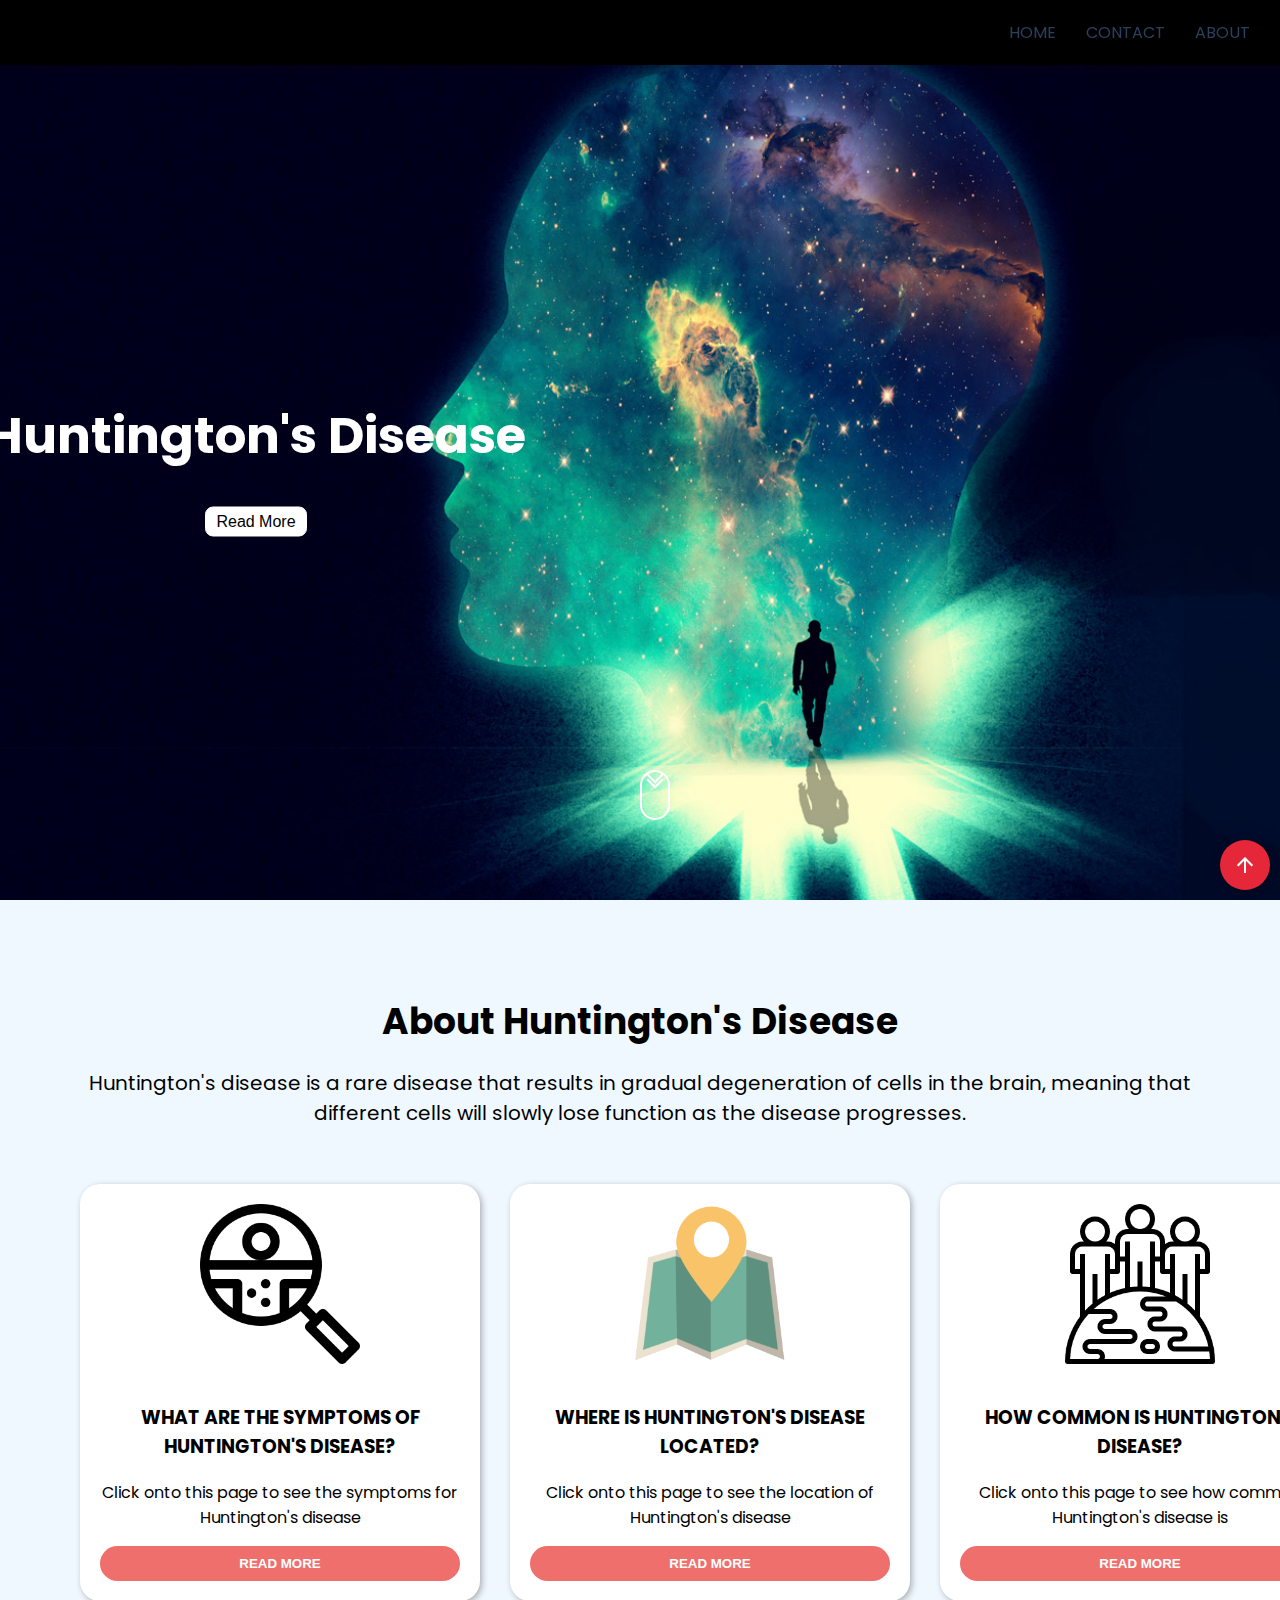
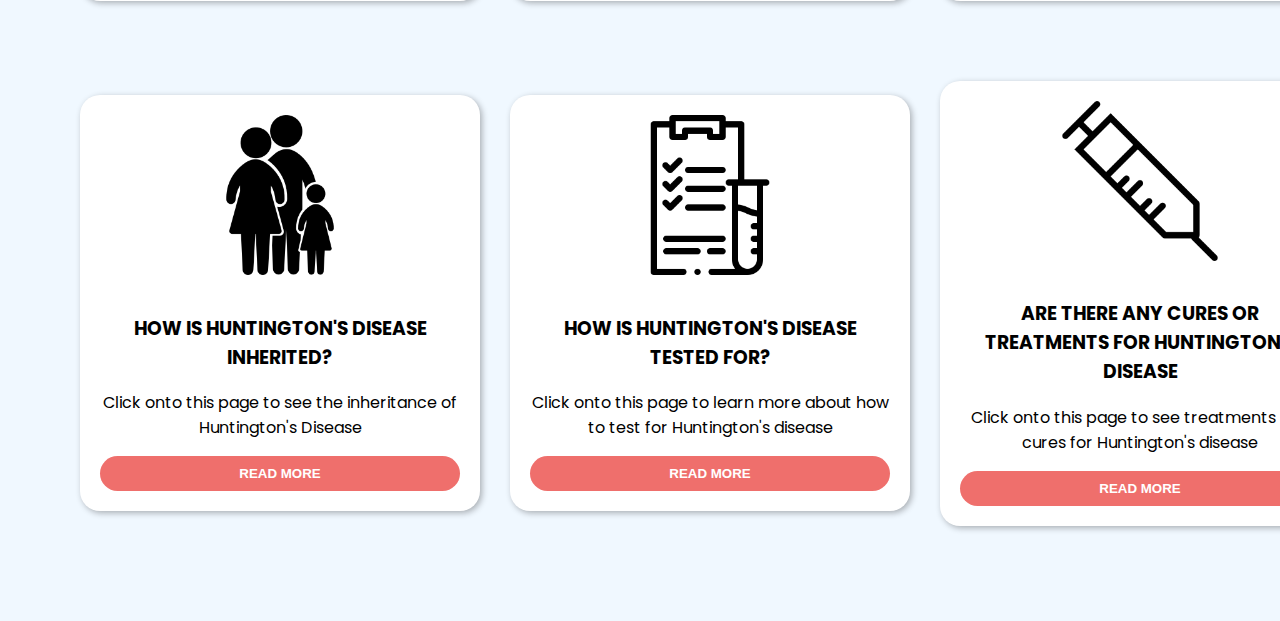
<file: index.html>
<!<!DOCTYPE html>
<html>
<!--linear-gradient(rgba(0, 0, 0, 0.5), rgba(0, 0, 0, 0.5))-->
  <head>
    <link rel="stylesheet" href="Huntington'sDiseaseHomePage.css">
    <meta charset="utf-8">
    <meta name="description" content="This is a website about Tourette's Syndrome">
    <link href="https://fonts.googleapis.com/icon?family=Material+Icons" rel="stylesheet">
    <link href="https://fonts.googleapis.com/css2?family=Poppins&display=swap" rel="stylesheet">
    <title>All About Huntington's Disease</title>
  </head>
  <body>
    <!--Navigation Bar-->
    <header id="header">
      <p><a class="logo" href="https://www.haileybury.com.au/" target="_blank">Haileybury</a></p>
      <ul>
        <li><a href="Huntington'sDiseaseHomePage.html">Home</a></li>
        <li><a href="Huntington'sDiseaseContactPage.html">Contact</a></li>
        <li><a href="Huntington'sDiseaseAboutPage.html">About</a></li>
    </header>

    <button id="btnScrollToTop">
      <a href="#section1" style="color:#fff;">
        <i class="material-icons">arrow_upward</i>
      </a>
    </button>

    <!--Hero Image for Background-->
    <section class="section1" id="section1">
      <div class="contain">
        <a href='#section2'>
          <div class="scroll-down"></div>
        </a>
        <div class="hero-image" id="heroimage">
          <div class="hero-text">
            <h1>Huntington's Disease</h1>
            <button class="btn LearnMore"><a href="#section2" style="color:black; text-transform:capitalize;">Read More</a></button>
          </div>
        </div>
      </div>
    </section>

    <!--Different Cards to be Used to Show Info-->
    <section class="section2" id="section2">
      <div class="contain">
        <h1 class="HeadingAboutDisease">About Huntington's Disease</h1>
        <p class="ParagraphAboutDisease">Huntington's disease is a rare disease that results in gradual degeneration of cells in the brain, meaning that <br>different cells will slowly lose function as the disease progresses.</p>
      </div>
    </section>
    <section class="section3" id="section3">
      <div class="container">
        <main class="grid">
          <article>
            <a href="Huntington'sDiseaseSymptomsPage.html">
              <img src="4.png" alt="Symptoms">
            </a>
            <div class="text">
              <h3>What are the symptoms of Huntington's disease?</h3>
              <p>Click onto this page to see the symptoms for Huntington's disease</p>
              <a href="Huntington'sDiseaseSymptomsPage.html"><button class="ReadMoreSymptoms">Read More</button></a>
            </div>
          </article>
          <article>
            <a href="Huntington'sDiseaseLocationPage.html">
              <img src="5.png" alt="Location">
            </a>
            <div class="text">
              <h3>Where is Huntington's disease located?</h3>
              <p>Click onto this page to see the location of Huntington's disease</p>
              <a href="Huntington'sDiseaseLocationPage.html"><button class="ReadMoreSymptoms">Read More</button></a>
            </div>
          </article>
          <article>
            <a href="Huntington'sDiseaseCommonalityPage.html">
              <img src="1.png" alt="Commonality">
            </a>
            <div class="text">
              <h3>How common is Huntington's disease?</h3>
              <p>Click onto this page to see how common Huntington's disease is</p>
              <a href="Huntington'sDiseaseCommonalityPage.html"><button class="ReadMoreSymptoms">Read More</button></a>
            </div>
          </article>
        </main>
      </div>
    </section>

    <section class="section4" id="section">
      <div class="container">
        <main class="grid">
          <article>
            <a href="Huntington'sDiseaseInheritancePage.html">
              <img src="6.png" alt="Inheritance">
            </a>
            <div class="text">
              <h3>How is Huntington's disease inherited?</h3>
              <p>Click onto this page to see the inheritance of Huntington's Disease</p>
              <a href="Huntington'sDiseaseInheritancePage.html"><button class="ReadMoreSymptoms">Read More</button></a>
            </div>
          </article>
          <article>
            <a href="Huntington'sDiseaseTestingPage.html">
              <img src="3.png" alt="Testing">
            </a>
            <div class="text">
              <h3>How is Huntington's disease tested for?</h3>
              <p>Click onto this page to learn more about how to test for Huntington's disease</p>
              <a href="Huntington'sDiseaseTestingPage.html"><button class="ReadMoreSymptoms">Read More</button></a>
            </div>
          </article>
          <article>
            <a href="Huntington'sDiseaseTreatmentsCurePage.html">
              <img src="2.png" alt="TreatmentsCure">
            </a>
            <div class="text">
              <h3>Are there any cures or treatments for Huntington's disease</h3>
              <p>Click onto this page to see treatments and cures for Huntington's disease</p>
              <a href="Huntington'sDiseaseTreatmentsCurePage.html"><button class="ReadMoreSymptoms">Read More</button></a>
            </div>
          </article>
        </main>
      </div>
    </section>

    <script src=
      "https://ajax.googleapis.com/ajax/libs/jquery/3.3.1/jquery.min.js">
    </script>

<!-- Script to change opacity when scrolling the web page -->
    <script>
     $(document).ready(function(){
        $(window).scroll(function(){
          $('#section1').css("opacity", 1- $(window).scrollTop() / 700)
        })
      })
    </script>
  </body>
</file>
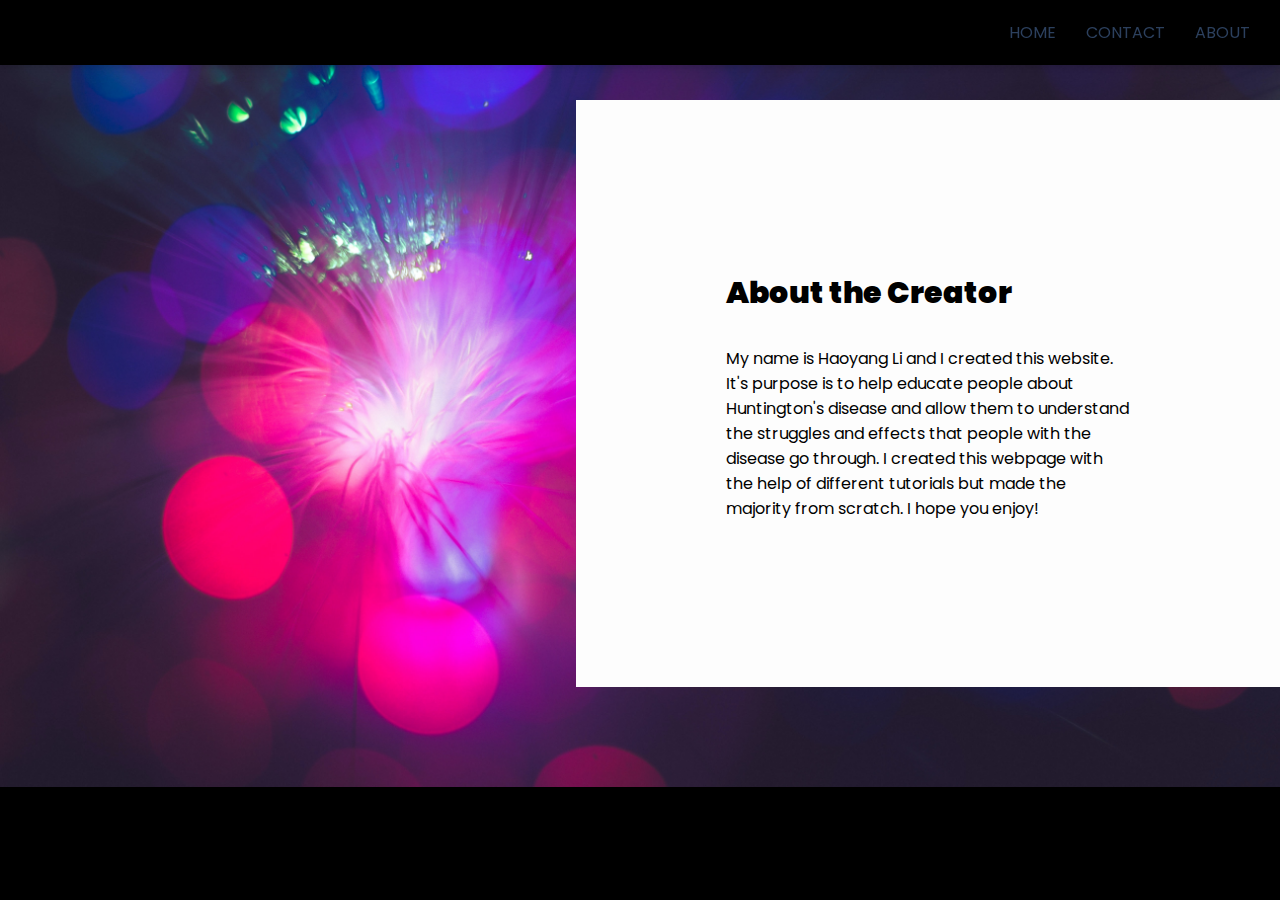
<file: Huntington'sDiseaseAboutPage.html>
<!<!DOCTYPE html>
<html>
<!--linear-gradient(rgba(0, 0, 0, 0.5), rgba(0, 0, 0, 0.5))-->
  <head>
    <link rel="stylesheet" href="Huntington'sDiseaseAboutPage.css">
    <meta charset="utf-8">
    <meta name="description" content="This is a website about Tourette's Syndrome">
    <link href="https://fonts.googleapis.com/css2?family=Poppins&display=swap" rel="stylesheet">
    <title>All About Huntington's Disease</title>
  </head>
  <body>
    <header id="header">
      <p><a class="logo" href="https://www.haileybury.com.au/" target="_blank">Haileybury</a></p>
      <ul>
        <li><a href="Huntington'sDiseaseHomePage.html">Home</a></li>
        <li><a href="Huntington'sDiseaseContactPage.html">Contact</a></li>
        <li><a href="Huntington'sDiseaseAboutPage.html">About</a></li>
    </header>
    <div class="about-section">
      <div class="inner-container">
        <h1>About the Creator</h1>
        <p>My name is Haoyang Li and I created this website. It's purpose is to help educate people about Huntington's disease and allow them to understand the struggles and effects that people with the disease go through. I created this webpage with the help of different tutorials but made the majority from scratch. I hope you enjoy!
        </p>
      </div>
    </div>
</file>
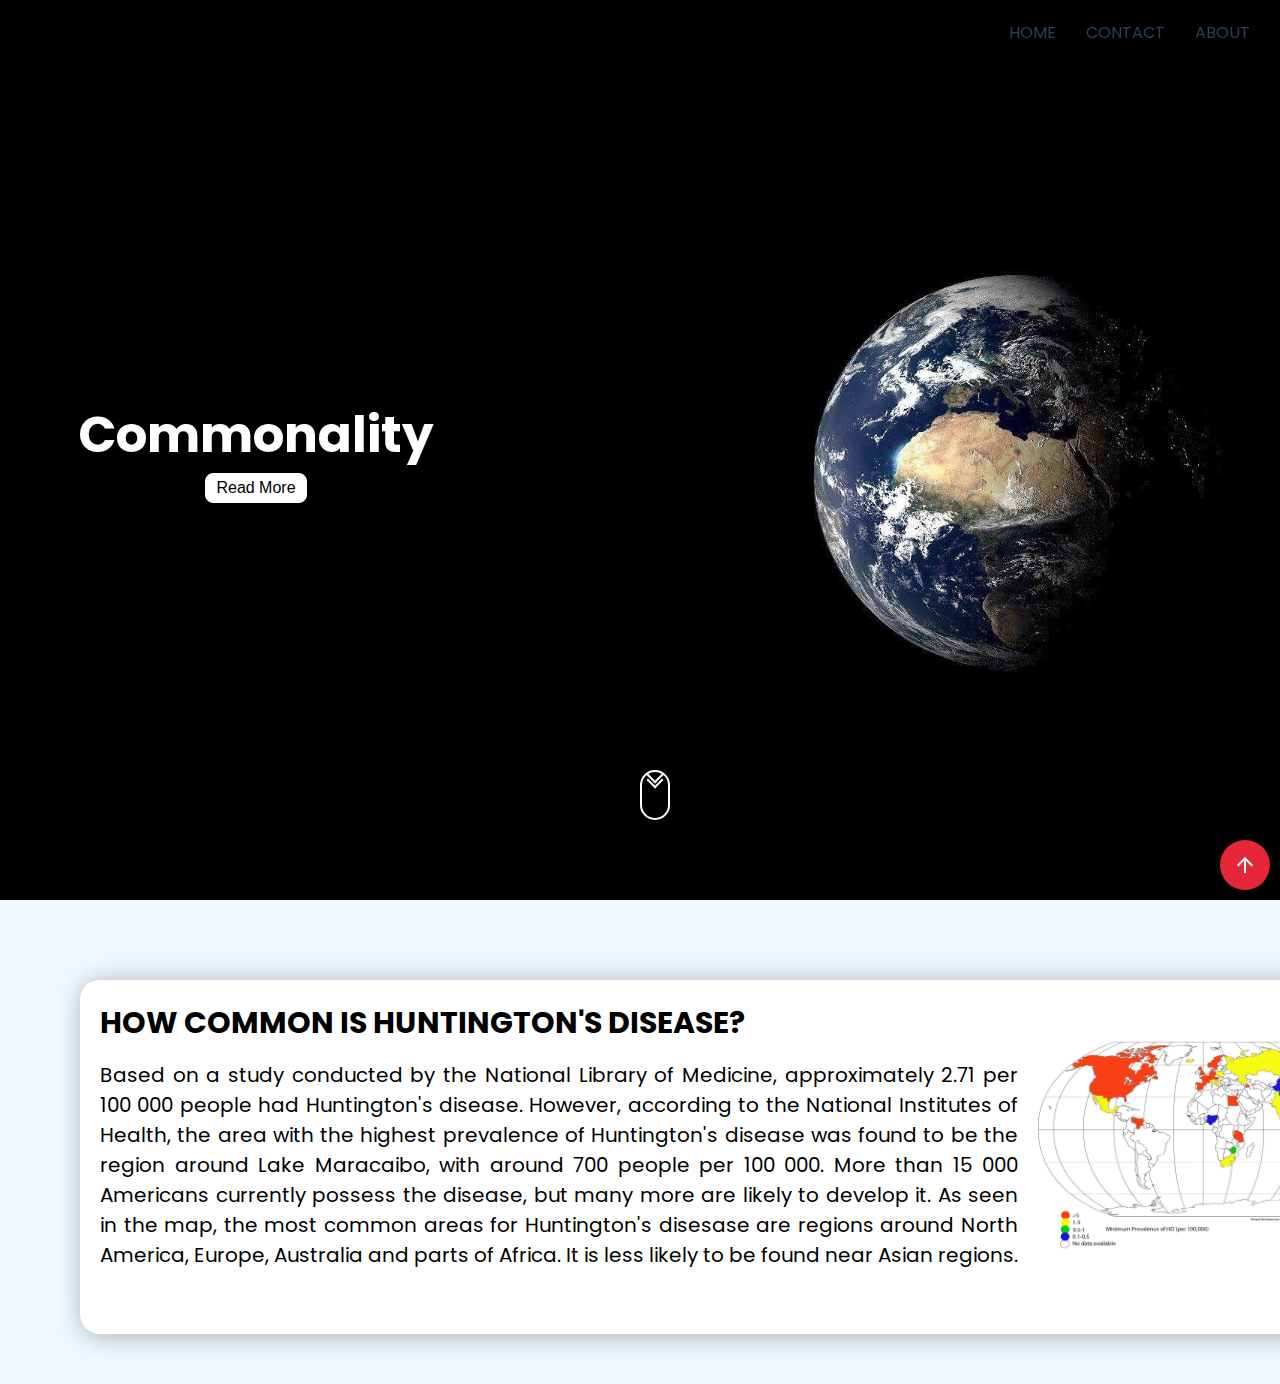
<file: Huntington'sDiseaseCommonalityPage.html>
<!<!DOCTYPE html>
<html>
<!--linear-gradient(rgba(0, 0, 0, 0.5), rgba(0, 0, 0, 0.5))-->
  <head>
    <link rel="stylesheet" href="Huntington'sDiseaseCommonalityPage.css">
    <meta charset="utf-8">
    <meta name="description" content="This is a website about Tourette's Syndrome">
    <link href="https://fonts.googleapis.com/icon?family=Material+Icons" rel="stylesheet">
    <link href="https://fonts.googleapis.com/css2?family=Poppins&display=swap" rel="stylesheet">
    <title>All About Huntington's Disease</title>
  </head>
  <body>
    <!--Navigation Bar-->
    <header id="header">
      <p><a class="logo" href="https://www.haileybury.com.au/" target="_blank">Haileybury</a></p>
      <ul>
        <li><a href="Huntington'sDiseaseHomePage.html">Home</a></li>
        <li><a href="Huntington'sDiseaseContactPage.html">Contact</a></li>
        <li><a href="Huntington'sDiseaseAboutPage.html">About</a></li>
    </header>

    <button id="btnScrollToTop">
      <a href="#section1" style="color:#fff;">
        <i class="material-icons">arrow_upward</i>
      </a>
    </button>
    <section class="section1" id="section1">
      <div class="contain">
        <a href='#section2'>
          <div class="scroll-down"></div>
        </a>
        <div class="hero-image" id="heroimage">
          <div class="hero-text">
            <h1>Commonality</h1>
            <button class="btn LearnMore"><a href="#section2" style="color:black; text-transform:capitalize;">Read More</a></button>
          </div>
        </div>
      </div>
    </section>

      <div class="container">
        <main class="grid">
          <article>
            <div class="text">
              <div class="Title">
                <section class="section2" id="section2">
                  <h1>How common is Huntington's disease?</h1>
                </section>
                <section class="section3" id="section3">
              </div>
              <div class="information">
                  <p><br><br>
                  <img src="HuntingtonsPrevalence.png" height="274" width="402" class="huntingtonsPrevalence">
                  Based on a study conducted by the National Library of Medicine, approximately 2.71 per 100 000 people had Huntington's disease.
                  However, according to the National Institutes of Health, the area with the highest prevalence of Huntington's disease was found to be the region around Lake Maracaibo, with around 700 people per 100 000.
                  More than 15 000 Americans currently possess the disease, but many more are likely to develop it. As seen in the map, the most common areas for Huntington's disesase are regions around North America, Europe, Australia and parts of Africa.
                  It is less likely to be found near Asian regions.</p>
                </div>
              </div>
            </article>
          </main>
        </div>
      </section>

      <script src=
        "https://ajax.googleapis.com/ajax/libs/jquery/3.3.1/jquery.min.js">
      </script>

  <!-- Script to change opacity when scrolling the web page -->
      <script>
       $(document).ready(function(){
          $(window).scroll(function(){
            $('#section1').css("opacity", 1- $(window).scrollTop() / 700)
          })
        })
      </script>
</file>
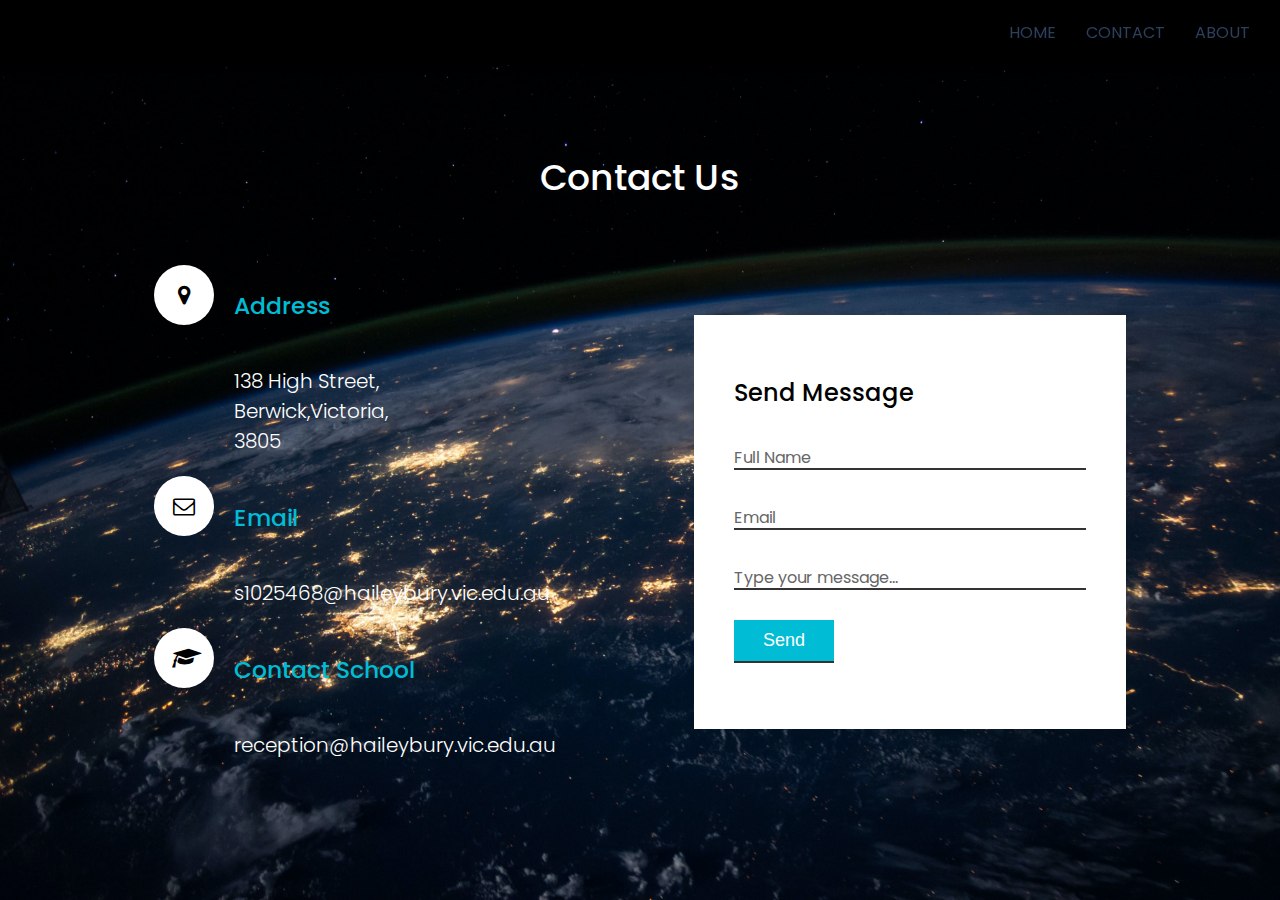
<file: Huntington'sDiseaseContactPage.html>
<!<!DOCTYPE html>
<html>
<!--linear-gradient(rgba(0, 0, 0, 0.5), rgba(0, 0, 0, 0.5))-->
  <head>
    <link rel="stylesheet" href="https://cdnjs.cloudflare.com/ajax/libs/font-awesome/4.7.0/css/font-awesome.min.css">
    <link rel="stylesheet" type="text/css" href="Huntington'sDiseaseContactPage.css">
    <meta charset="utf-8">
    <meta name="viewpoint" content="width=device-width, initial-scale=1.0">
    <link href="https://fonts.googleapis.com/css2?family=Poppins&display=swap" rel="stylesheet">
    <title>Huntington's Disease</title>
  </head>
  <body>
    <header id="header">
      <p><a class="logo" href="https://www.haileybury.com.au/" target="_blank">Haileybury</a></p>
      <ul>
        <li><a href="Huntington'sDiseaseHomePage.html">Home</a></li>
        <li><a href="Huntington'sDiseaseContactPage.html">Contact</a></li>
        <li><a href="Huntington'sDiseaseAboutPage.html">About</a></li>
    </header>
    <section class="contact">
      <div class="content">
        <h2>Contact Us</h2>
      </div>
      <div class="container">
        <div class="contactInfo">
          <div class="box">
            <div class="icon"><i class="fa fa-map-marker"></i></div>
            <div class="text">
              <h3>Address</h3>
              <p>138 High Street,<br>Berwick,Victoria,<br>3805</p>
            </div>
          </div>
          <div class="box">
            <div class="icon"><i class="fa fa-envelope-o"></i></div>
            <div class="text">
              <h3>Email</h3>
              <p>s1025468@haileybury.vic.edu.au</p>
            </div>
          </div>
          <div class="box">
            <div class="icon"><i class="fa-graduation-cap"></i></div>
            <div class="text">
              <h3>Contact School</h3>
              <p>reception@haileybury.vic.edu.au</p>
            </div>
          </div>
      </div>
        <div class="contactForm">
          <form>
            <h2>Send Message</h2>
            <div class="inputBox">
              <input type="text" name="" required="required">
              <span>Full Name</span>
            </div>
            <div class="inputBox">
              <input type="text" name="" required="required">
              <span>Email</span>
            </div>
            <div class="inputBox">
              <input type="text" name="" required="required">
              <span>Type your message...</span>
            </div>
            <div class="inputBox">
              <a href="mailto:s1025468@haileybury.vic.edu.au">
                <input type="submit" name="" value="Send">
              </a>
            </div>
          </div>
        </div>
    </section>
</file>
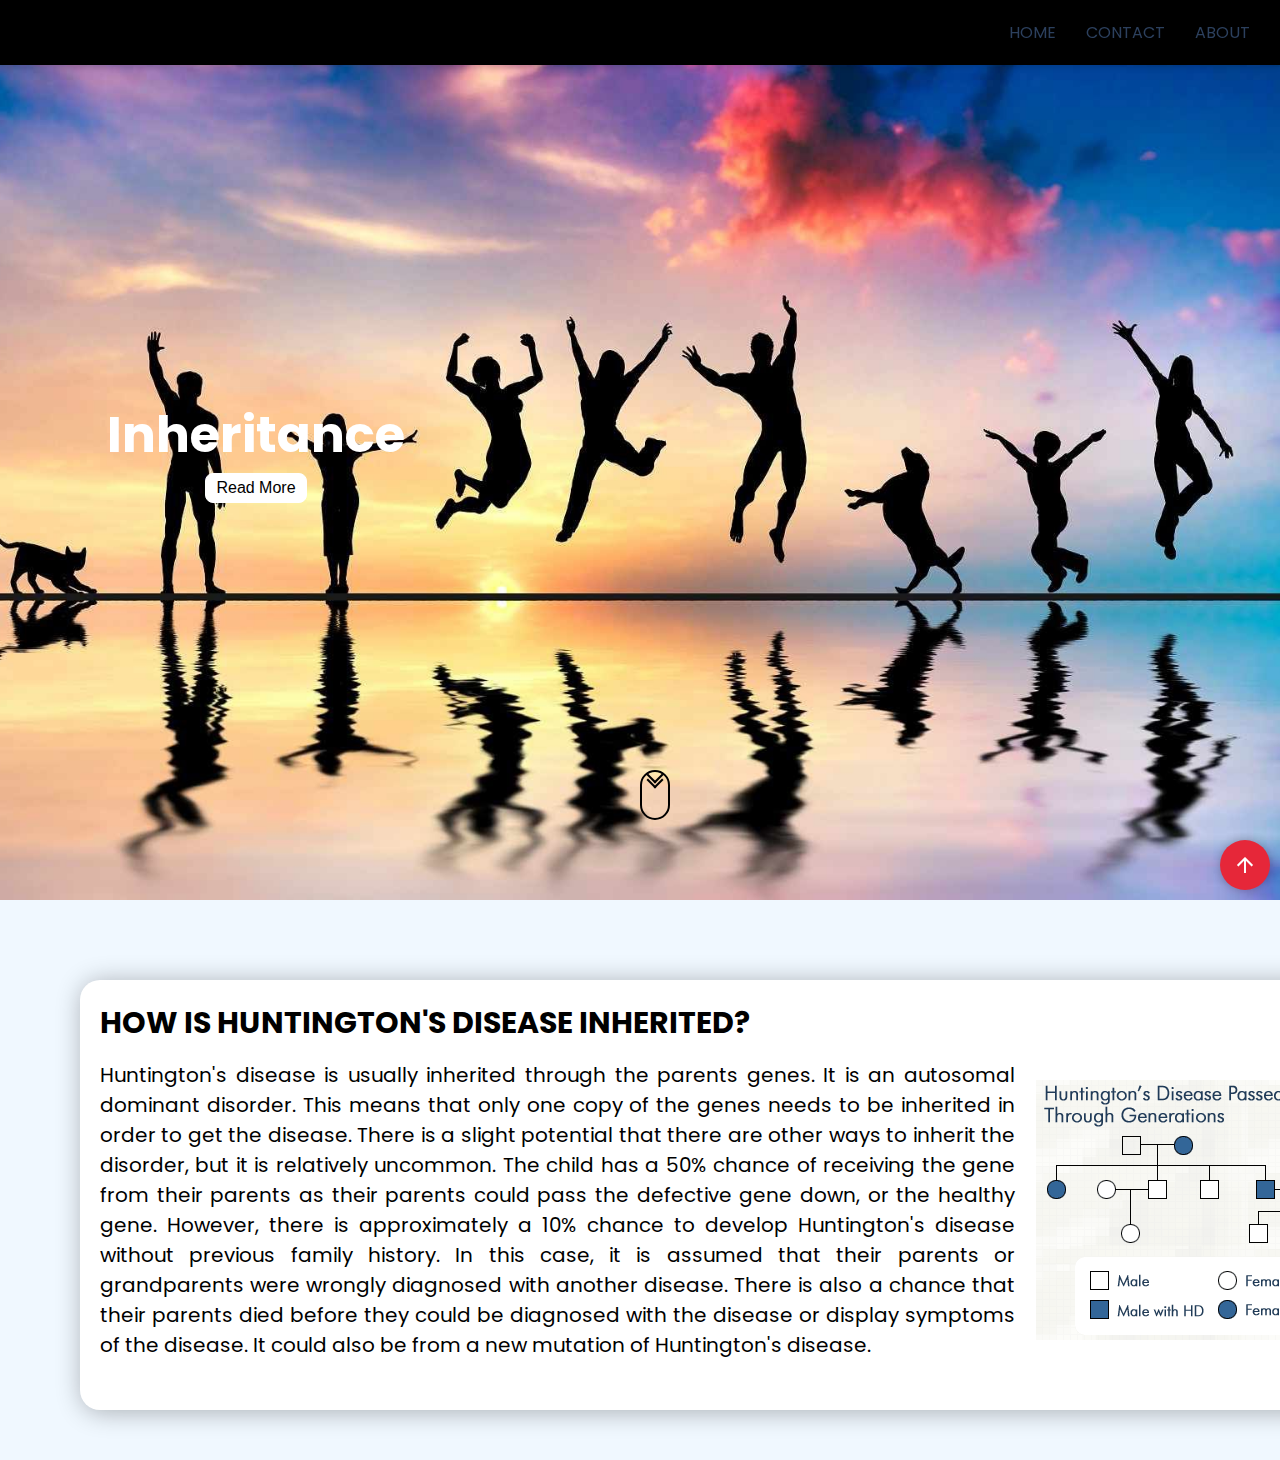
<file: Huntington'sDiseaseInheritancePage.html>
<!<!DOCTYPE html>
<html>
<!--linear-gradient(rgba(0, 0, 0, 0.5), rgba(0, 0, 0, 0.5))-->
  <head>
    <link rel="stylesheet" href="Huntington'sDiseaseInheritancePage.css">
    <meta charset="utf-8">
    <meta name="description" content="This is a website about Tourette's Syndrome">
    <link href="https://fonts.googleapis.com/icon?family=Material+Icons" rel="stylesheet">
    <link href="https://fonts.googleapis.com/css2?family=Poppins&display=swap" rel="stylesheet">
    <title>All About Huntington's Disease</title>
  </head>
  <body>
    <!--Navigation Bar-->
    <header id="header">
      <p><a class="logo" href="https://www.haileybury.com.au/" target="_blank">Haileybury</a></p>
      <ul>
        <li><a href="Huntington'sDiseaseHomePage.html">Home</a></li>
        <li><a href="Huntington'sDiseaseContactPage.html">Contact</a></li>
        <li><a href="Huntington'sDiseaseAboutPage.html">About</a></li>
    </header>

    <button id="btnScrollToTop">
      <a href="#section1" style="color:#fff;">
        <i class="material-icons">arrow_upward</i>
      </a>
    </button>
    <section class="section1" id="section1">
      <div class="contain">
        <a href='#section2'>
          <div class="scroll-down"></div>
        </a>
        <div class="hero-image" id="heroimage">
          <div class="hero-text">
            <h1>Inheritance</h1>
            <button class="btn LearnMore"><a href="#section2" style="color:black; text-transform:capitalize;">Read More</a></button>
          </div>
        </div>
      </div>
    </section>

    <div class="container">
      <main class="grid">
        <article>
          <div class="text">
            <div class="Title">
              <section class="section2" id="section2">
                <h1>How is Huntington's disease inherited?</h1>
              </section>
              <section class="section3" id="section3">
            </div>
            <div class="information">
                <p><br><br>
                <img src="HuntingtonsInheritanceChart.gif" class="huntingtonsInheritanceChart">
                Huntington's disease is usually inherited through the parents genes. It is an autosomal dominant disorder. This means that only one copy of the genes needs to be inherited in order to get the disease.
                There is a slight potential that there are other ways to inherit the disorder, but it is relatively uncommon. The child has a 50% chance of receiving the gene from their parents as their parents could pass the defective gene down, or the healthy gene.
                However, there is approximately a 10% chance to develop Huntington's disease without previous family history. In this case, it is assumed that their parents or grandparents were wrongly diagnosed with another disease.
                There is also a chance that their parents died before they could be diagnosed with the disease or display symptoms of the disease. It could also be from a new mutation of Huntington's disease.
                </p>
              </div>
            </div>
          </article>
        </main>
      </div>
    </section>
    
    <script src=
      "https://ajax.googleapis.com/ajax/libs/jquery/3.3.1/jquery.min.js">
    </script>

<!-- Script to change opacity when scrolling the web page -->
    <script>
     $(document).ready(function(){
        $(window).scroll(function(){
          $('#section1').css("opacity", 1- $(window).scrollTop() / 700)
        })
      })
    </script>
</file>
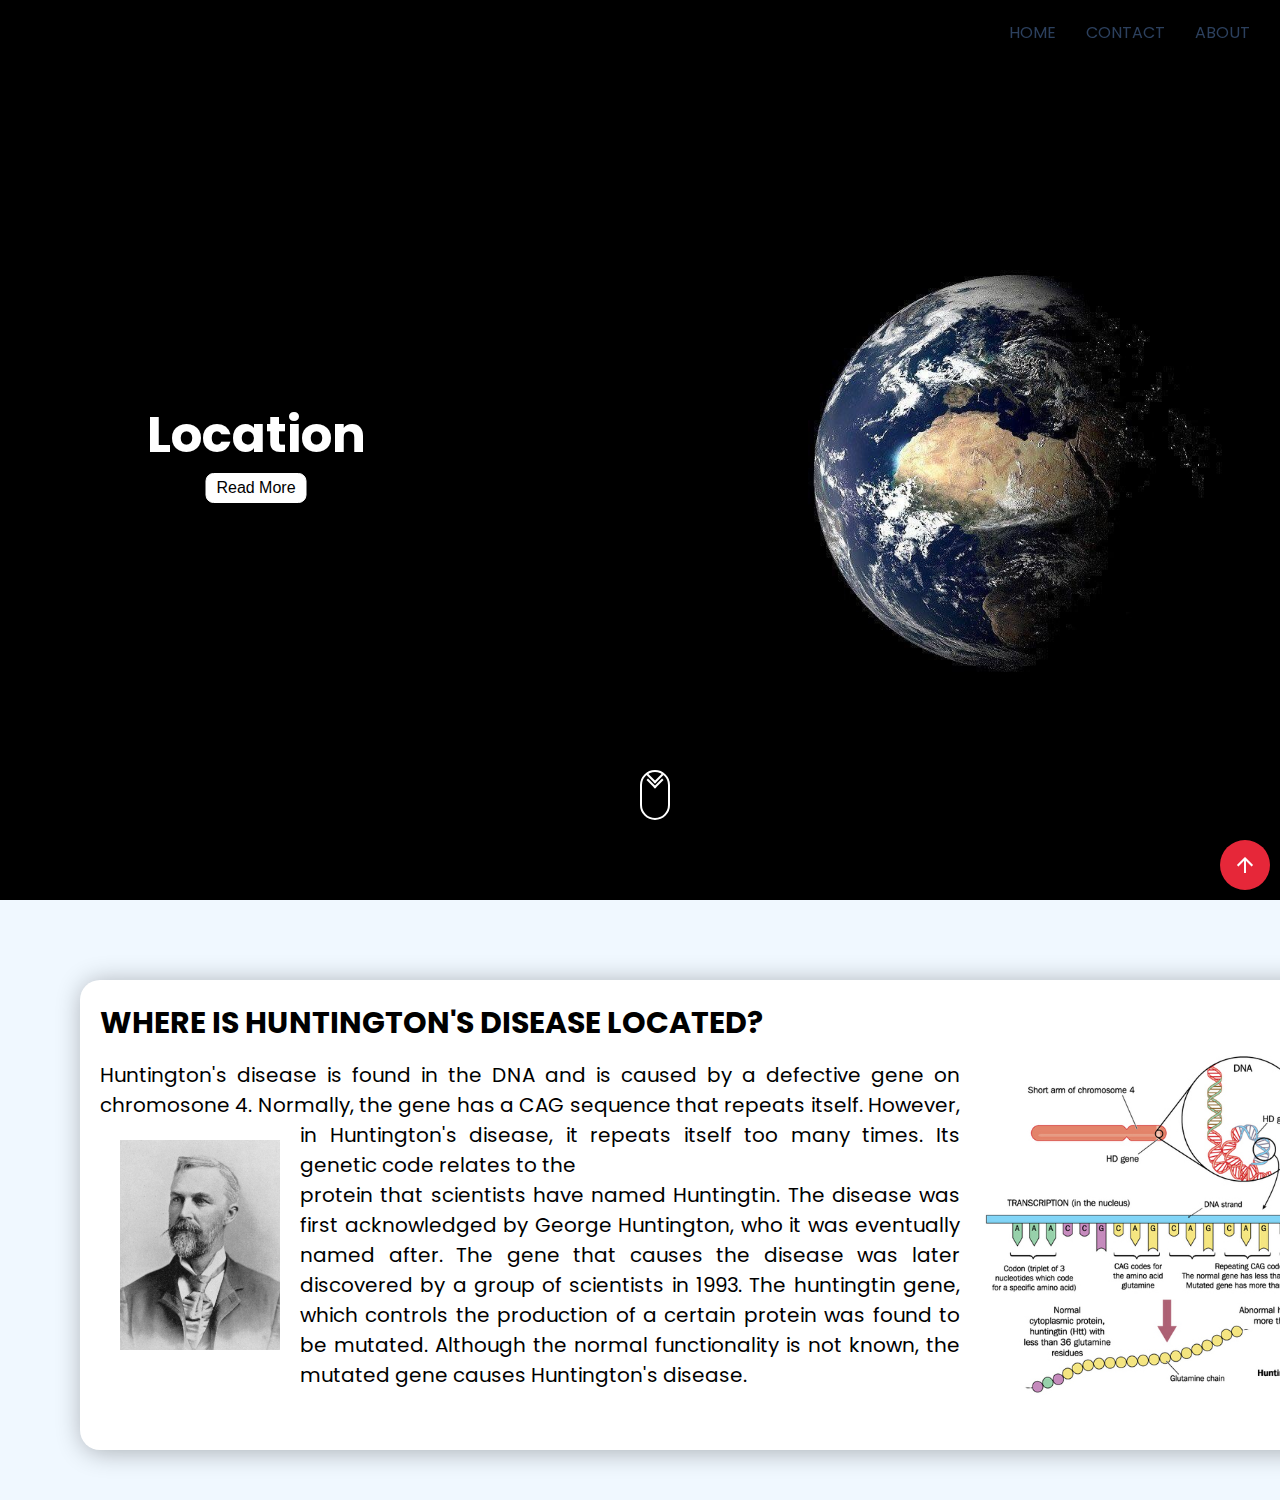
<file: Huntington'sDiseaseLocationPage.html>
<!<!DOCTYPE html>
<html>
<!--linear-gradient(rgba(0, 0, 0, 0.5), rgba(0, 0, 0, 0.5))-->
  <head>
    <link rel="stylesheet" href="Huntington'sDiseaseLocationPage.css">
    <meta charset="utf-8">
    <meta name="description" content="This is a website about Tourette's Syndrome">
    <link href="https://fonts.googleapis.com/icon?family=Material+Icons" rel="stylesheet">
    <link href="https://fonts.googleapis.com/css2?family=Poppins&display=swap" rel="stylesheet">
    <title>All About Huntington's Disease</title>
  </head>
  <body>
    <!--Navigation Bar-->
    <header id="header">
      <p><a class="logo" href="https://www.haileybury.com.au/" target="_blank">Haileybury</a></p>
      <ul>
        <li><a href="Huntington'sDiseaseHomePage.html">Home</a></li>
        <li><a href="Huntington'sDiseaseContactPage.html">Contact</a></li>
        <li><a href="Huntington'sDiseaseAboutPage.html">About</a></li>
    </header>

    <button id="btnScrollToTop">
      <a href="#section1" style="color:#fff;">
        <i class="material-icons">arrow_upward</i>
      </a>
    </button>
    <section class="section1" id="section1">
      <div class="contain">
        <a href='#section2'>
          <div class="scroll-down"></div>
        </a>
        <div class="hero-image" id="heroimage">
          <div class="hero-text">
            <h1>Location</h1>
            <button class="btn LearnMore"><a href="#section2" style="color:black; text-transform:capitalize;">Read More</a></button>
          </div>
        </div>
      </div>
    </section>

      <div class="container">
        <main class="grid">
          <article>
            <div class="text">
              <div class="Title">
                <section class="section2" id="section2">
                  <h1>Where is Huntington's disease located?</h1>
                </section>
                <section class="section3" id="section3">
              </div>
              <div class="information">
                <p><br><br>
                  <img src="HuntingtonsDiagramChromosome.jpeg" height="390" width="460"class="chromosomeImage">
                  Huntington's disease is found in the DNA and is caused by a defective gene on chromosone 4.
                  Normally, the gene has a CAG sequence that repeats itself. However, in Huntington's disease, it repeats itself too many times.
                  <img src="GeorgeHuntington.jpg" height="250" width="200" class="georgeHuntington">
                  Its genetic code relates to the <br>protein that scientists have named Huntingtin.
                  The disease was first acknowledged by George Huntington, who it was eventually named after.
                  The gene that causes the disease was later discovered by a group of scientists in 1993. The huntingtin gene, which controls the production of a certain protein was found to be mutated.
                  Although the normal functionality is not known, the mutated gene causes Huntington's disease.
                  </p>
                </div>
              </div>
            </article>
          </main>
        </div>
      </section>

      <script src=
        "https://ajax.googleapis.com/ajax/libs/jquery/3.3.1/jquery.min.js">
      </script>

  <!-- Script to change opacity when scrolling the web page -->
      <script>
       $(document).ready(function(){
          $(window).scroll(function(){
            $('#section1').css("opacity", 1- $(window).scrollTop() / 700)
          })
        })
      </script>
</file>
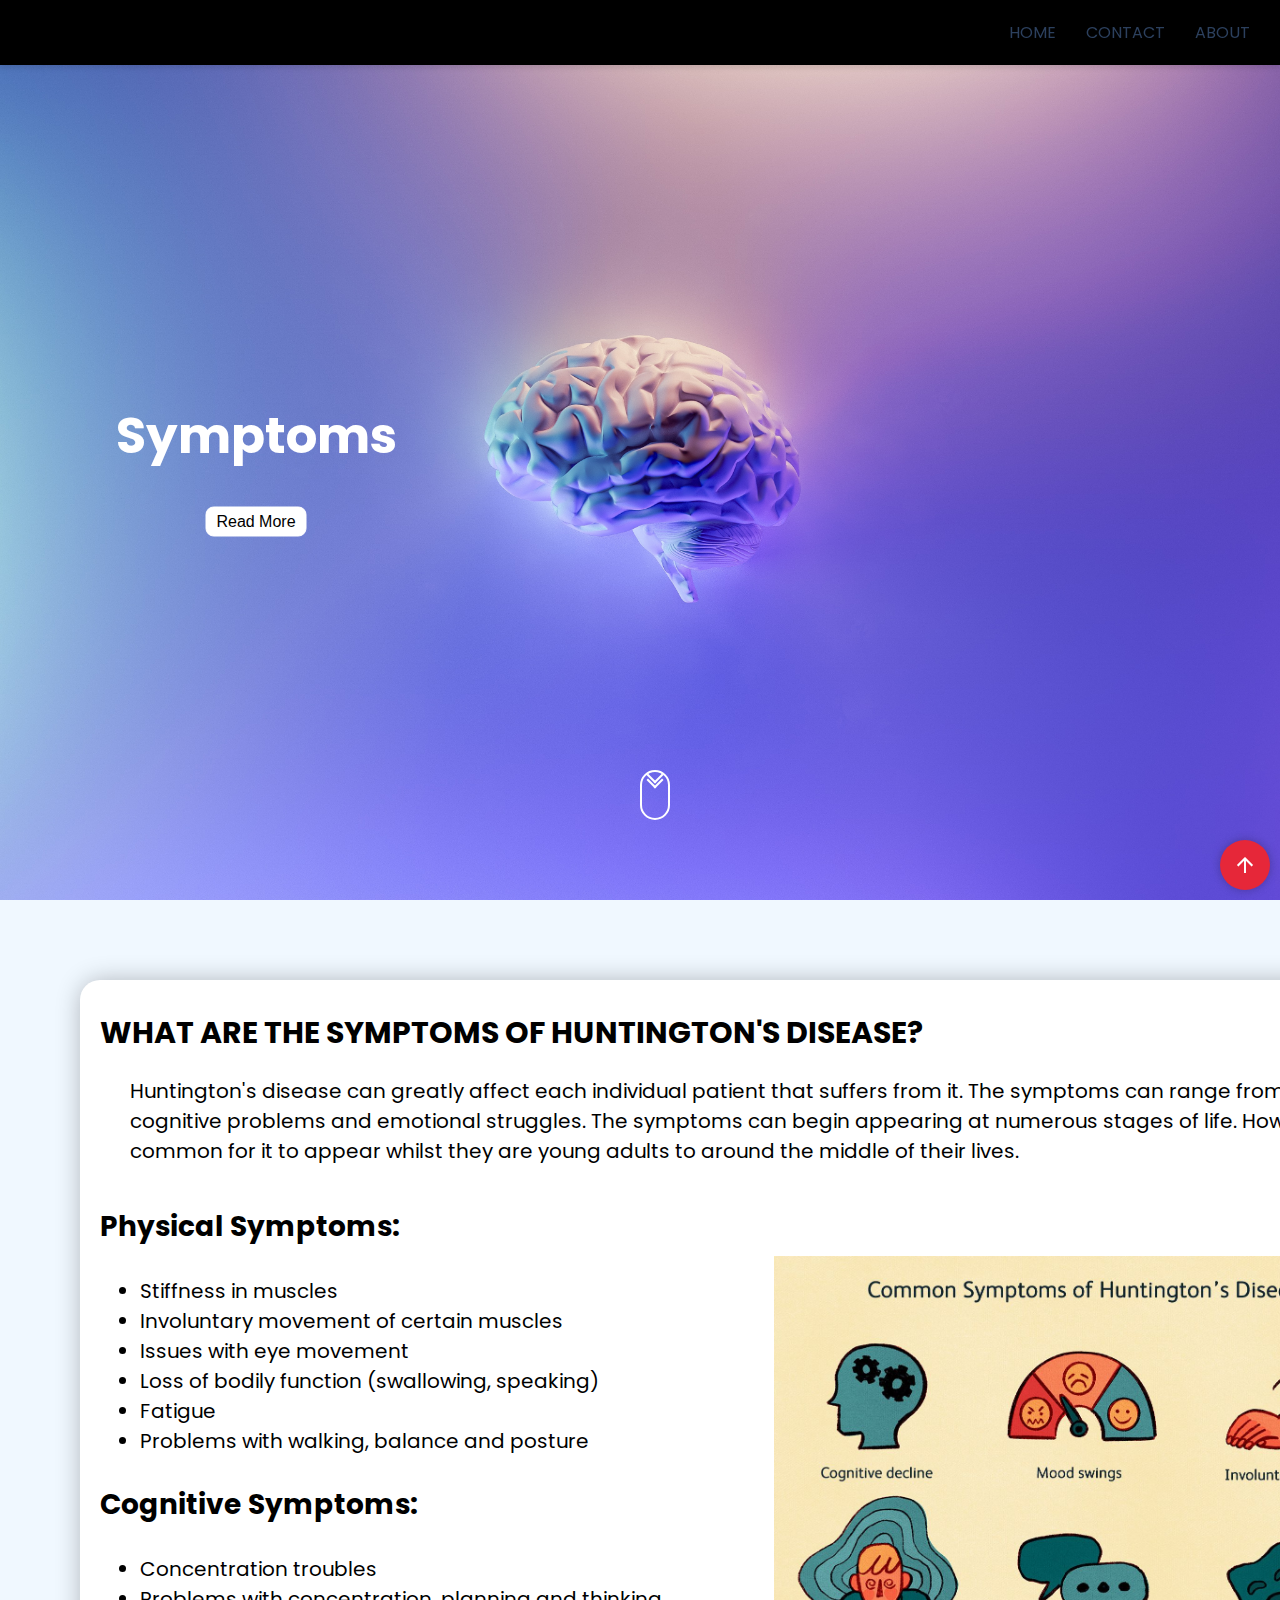
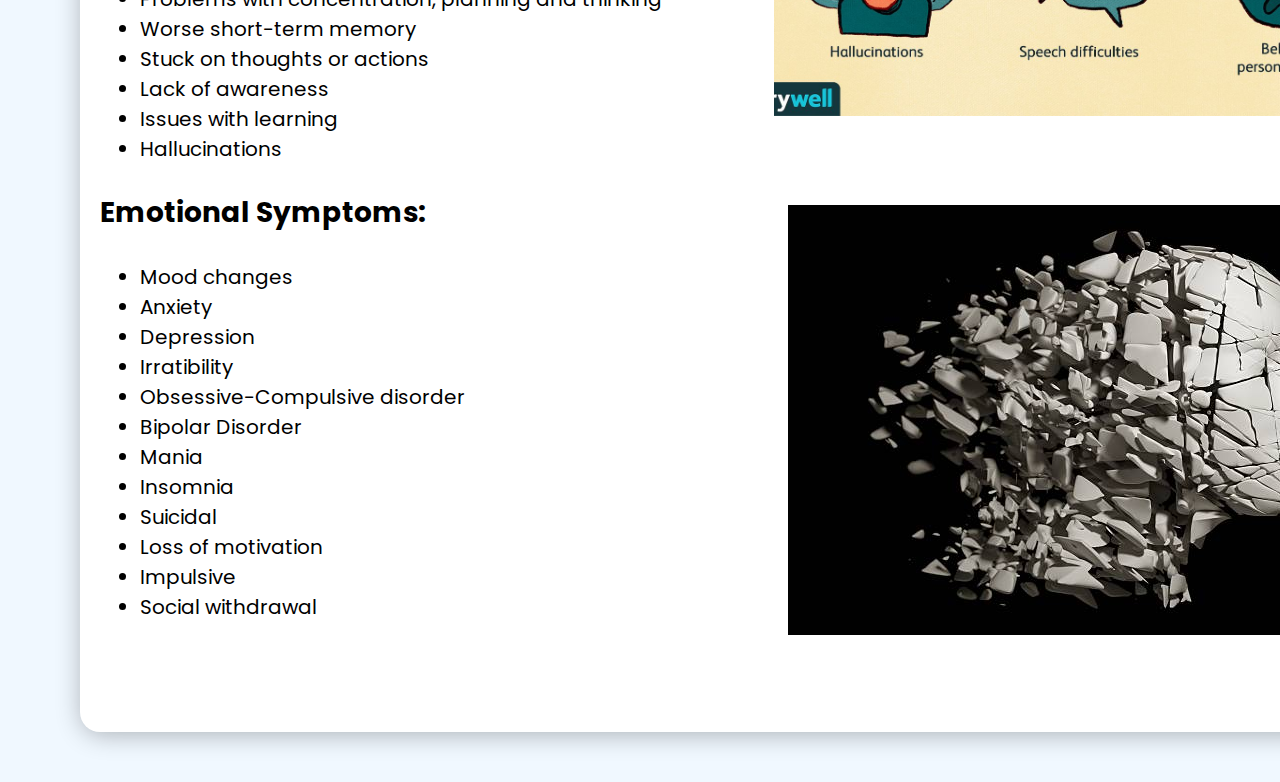
<file: Huntington'sDiseaseSymptomsPage.html>
<!<!DOCTYPE html>
<html>
<!--linear-gradient(rgba(0, 0, 0, 0.5), rgba(0, 0, 0, 0.5))-->
  <head>
    <link rel="stylesheet" href="Huntington'sDiseaseSymptomsPage.css">
    <meta charset="utf-8">
    <meta name="description" content="This is a website about Tourette's Syndrome">
    <link href="https://fonts.googleapis.com/icon?family=Material+Icons" rel="stylesheet">
    <link href="https://fonts.googleapis.com/css2?family=Poppins&display=swap" rel="stylesheet">
    <title>All About Huntington's Disease</title>
  </head>
  <body>
    <!--Navigation Bar-->
    <header id="header">
      <p><a class="logo" href="https://www.haileybury.com.au/" target="_blank">Haileybury</a></p>
      <ul>
        <li><a href="Huntington'sDiseaseHomePage.html">Home</a></li>
        <li><a href="Huntington'sDiseaseContactPage.html">Contact</a></li>
        <li><a href="Huntington'sDiseaseAboutPage.html">About</a></li>
    </header>

    <button id="btnScrollToTop">
      <a href="#section1" style="color:#fff;">
        <i class="material-icons">arrow_upward</i>
      </a>
    </button>
    <section class="section1" id="section1">
      <div class="contain">
        <a href='#section2'>
          <div class="scroll-down"></div>
        </a>
        <div class="hero-image" id="heroimage">
          <div class="hero-text">
            <h1>Symptoms</h1>
            <button class="btn LearnMore"><a href="#section2" style="color:black; text-transform:capitalize;">Read More</a></button>
          </div>
        </div>
      </div>
    </section>
    <section class="section2" id="section2">
      <div class="container">
        <main class="grid">
          <article>
            <div class="text">
              <div class="Title">
                <h1>What are the symptoms of Huntington's disease?</h1>
              </div>
              <div class="information">
                <p>Huntington's disease can greatly affect each individual patient that suffers from it. The symptoms can range from physical issues, cognitive problems and emotional struggles.
                  The symptoms can begin appearing at numerous stages of life. However, it is most common for it to appear whilst they are young adults to around the middle of their lives.</p>
                  <img src="CommonSymptoms.jpg" height="500" width="666.50" class="commonSymptoms">
                  <h3>Physical Symptoms:</h3>
                  <ul>
                    <li>Stiffness in muscles</li>
                    <li>Involuntary movement of certain muscles</li>
                    <li>Issues with eye movement</li>
                    <li>Loss of bodily function (swallowing, speaking)</li>
                    <li>Fatigue</li>
                    <li>Problems with walking, balance and posture</li>
                  </ul>
                  <h3>Cognitive Symptoms:</h3>
                  <ul>
                    <li>Concentration troubles</li>
                    <li>Problems with concentration, planning and thinking</li>
                    <li>Worse short-term memory</li>
                    <li>Stuck on thoughts or actions</li>
                    <li>Lack of awareness</li>
                    <li>Issues with learning</li>
                    <li>Hallucinations</li>
                  </ul>
                  <h3 class="emotional">Emotional Symptoms:</h3>
                  <img src="FracturedMind.jpg" class="Mind">
                  <ul>
                    <li>Mood changes</li>
                    <li>Anxiety</li>
                    <li>Depression</li>
                    <li>Irratibility</li>
                    <li>Obsessive-Compulsive disorder</li>
                    <li>Bipolar Disorder</li>
                    <li>Mania</li>
                    <li>Insomnia</li>
                    <li>Suicidal</li>
                    <li>Loss of motivation</li>
                    <li>Impulsive</li>
                    <li>Social withdrawal</li>
                  </ul>
            </article>
      </section>
      <script src=
        "https://ajax.googleapis.com/ajax/libs/jquery/3.3.1/jquery.min.js">
      </script>

  <!-- Script to change opacity when scrolling the web page -->
      <script>
       $(document).ready(function(){
          $(window).scroll(function(){
            $('#section1').css("opacity", 1- $(window).scrollTop() / 700)
          })
        })
      </script>
</file>
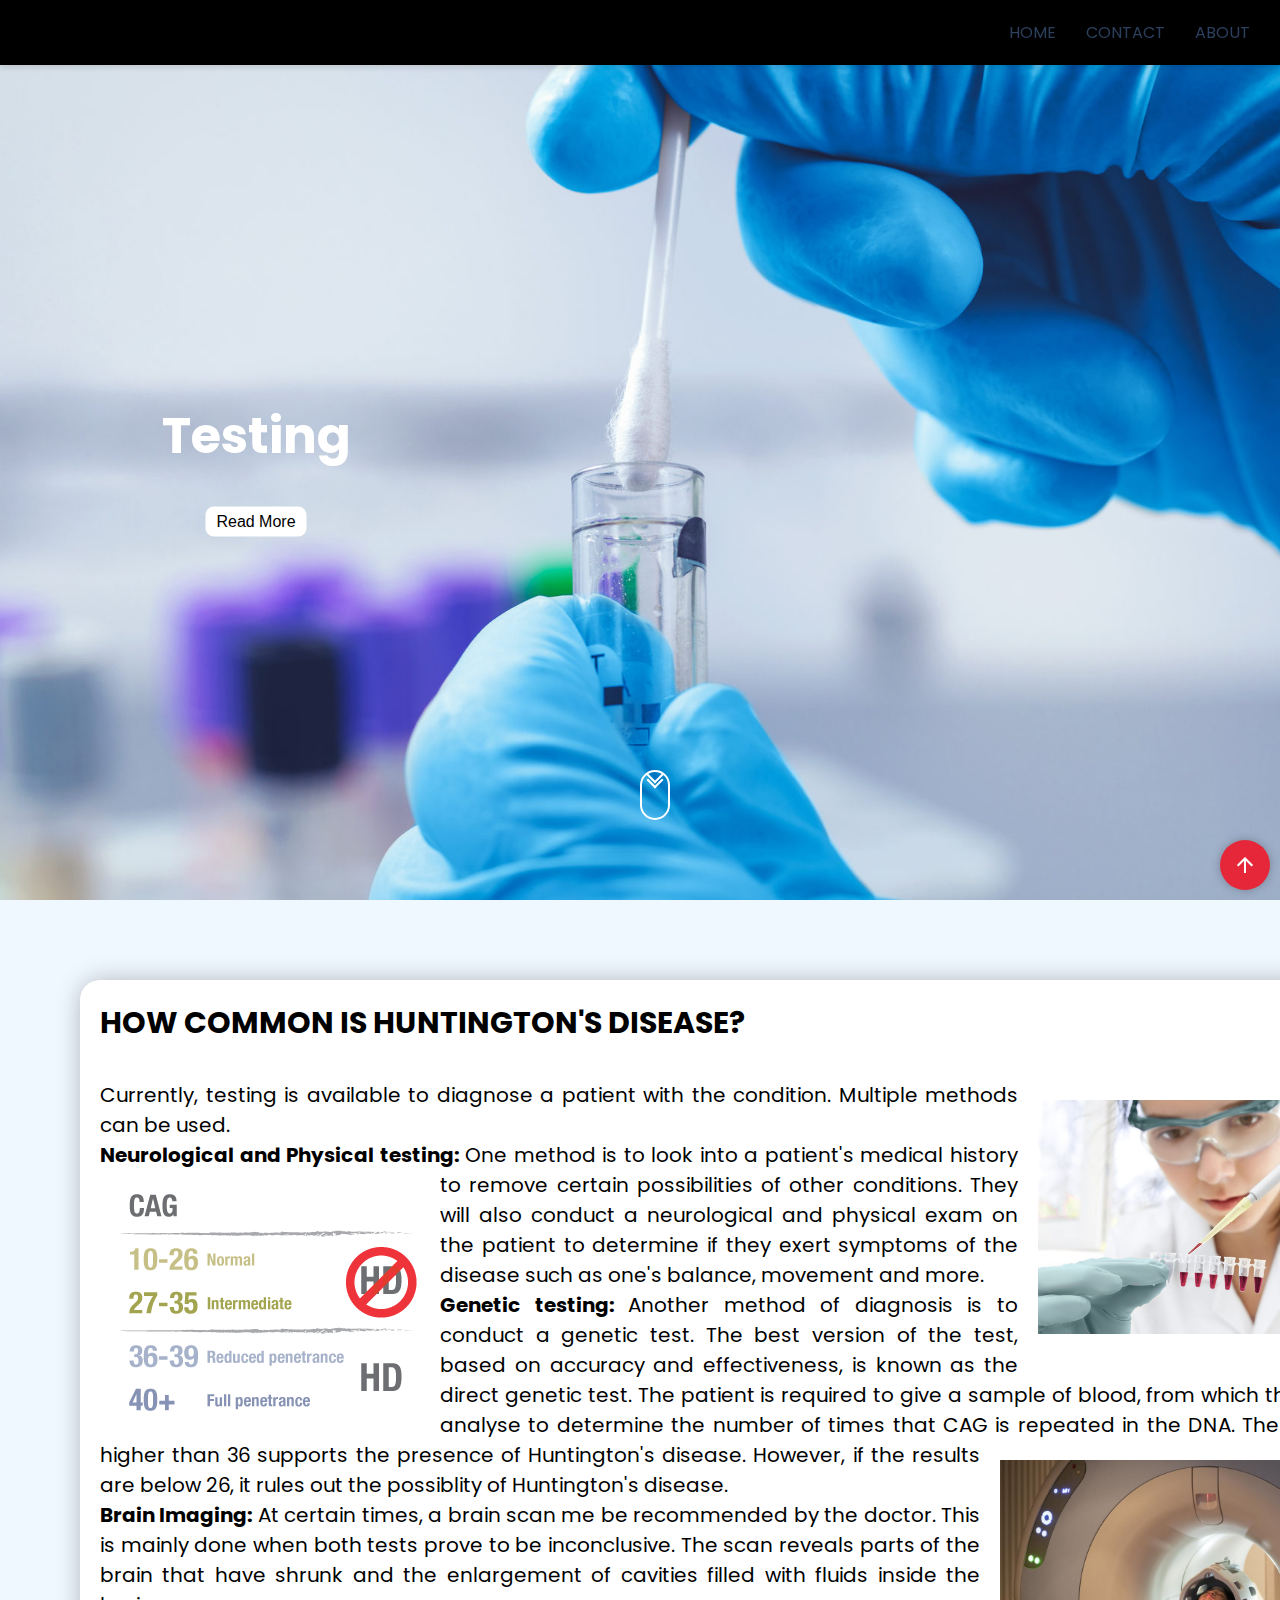
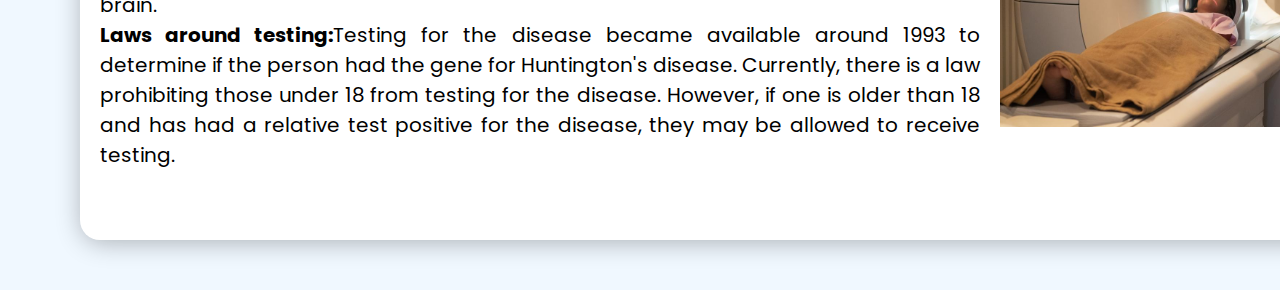
<file: Huntington'sDiseaseTestingPage.html>
<!<!DOCTYPE html>
<html>
<!--linear-gradient(rgba(0, 0, 0, 0.5), rgba(0, 0, 0, 0.5))-->
  <head>
    <link rel="stylesheet" href="Huntington'sDiseaseTestingPage.css">
    <meta charset="utf-8">
    <meta name="description" content="This is a website about Tourette's Syndrome">
    <link href="https://fonts.googleapis.com/icon?family=Material+Icons" rel="stylesheet">
    <link href="https://fonts.googleapis.com/css2?family=Poppins&display=swap" rel="stylesheet">
    <title>All About Huntington's Disease</title>
  </head>
  <body>
    <!--Navigation Bar-->
    <header id="header">
      <p><a class="logo" href="https://www.haileybury.com.au/" target="_blank">Haileybury</a></p>
      <ul>
        <li><a href="Huntington'sDiseaseHomePage.html">Home</a></li>
        <li><a href="Huntington'sDiseaseContactPage.html">Contact</a></li>
        <li><a href="Huntington'sDiseaseAboutPage.html">About</a></li>
    </header>

    <button id="btnScrollToTop">
      <a href="#section1" style="color:#fff;">
        <i class="material-icons">arrow_upward</i>
      </a>
    </button>
    <section class="section1" id="section1">
      <div class="contain">
        <a href='#section2'>
          <div class="scroll-down"></div>
        </a>
        <div class="hero-image" id="heroimage">
          <div class="hero-text">
            <h1>Testing</h1>
            <button class="btn LearnMore"><a href="#section2" style="color:black; text-transform:capitalize;">Read More</a></button>
          </div>
        </div>
      </div>
    </section>
    <div class="container">
      <main class="grid">
        <article>
          <div class="text">
            <div class="Title">
              <section class="section2" id="section2">
                <h1>How common is Huntington's disease?</h1>
              </section>
              <section class="section3" id="section3">
            </div>
            <div class="information">
                <p><br><br>
                <img src="HuntingtonsTest.jpg" height="274" width="402" class="huntingtonsTest">
                Currently, testing is available to diagnose a patient with the condition. Multiple methods can be used.<br><b>Neurological and Physical testing:</b> One method is to look into a patient's medical history to remove certain possibilities of other conditions.
                <img src="HuntingtonsResults.png" class="huntingtonsResults">
                They will also conduct a neurological and physical exam on the patient to determine if they exert symptoms of the disease such as one's balance, movement and more.
                <br><b>Genetic testing:</b> Another method of diagnosis is to conduct a genetic test. The best version of the test, based on accuracy and effectiveness, is known as the direct genetic test.
                The patient is required to give a sample of blood, from which the doctors will analyse to determine the number of times that CAG is repeated in the DNA.
                <img src="BrainScan.jpg" height"293.6" width="440" class="brainScan">
                The results being higher than 36 supports the presence of Huntington's disease. However, if the results are below 26, it rules out the possiblity of Huntington's disease.
                <br><b>Brain Imaging:</b> At certain times, a brain scan me be recommended by the doctor. This is mainly done when both tests prove to be inconclusive.
                The scan reveals parts of the brain that have shrunk and the enlargement of cavities filled with fluids inside the brain.
                <br><b>Laws around testing:</b>Testing for the disease became available around 1993 to determine if the person had the gene for Huntington's disease.
                Currently, there is a law prohibiting those under 18 from testing for the disease. However, if one is older than 18 and has had a relative test positive for the disease, they may be allowed to receive testing.</p>
              </div>
            </div>
          </article>
        </main>
      </div>
    </section>

    <script src=
      "https://ajax.googleapis.com/ajax/libs/jquery/3.3.1/jquery.min.js">
    </script>

<!-- Script to change opacity when scrolling the web page -->
    <script>
     $(document).ready(function(){
        $(window).scroll(function(){
          $('#section1').css("opacity", 1- $(window).scrollTop() / 700)
        })
      })
    </script>
</file>
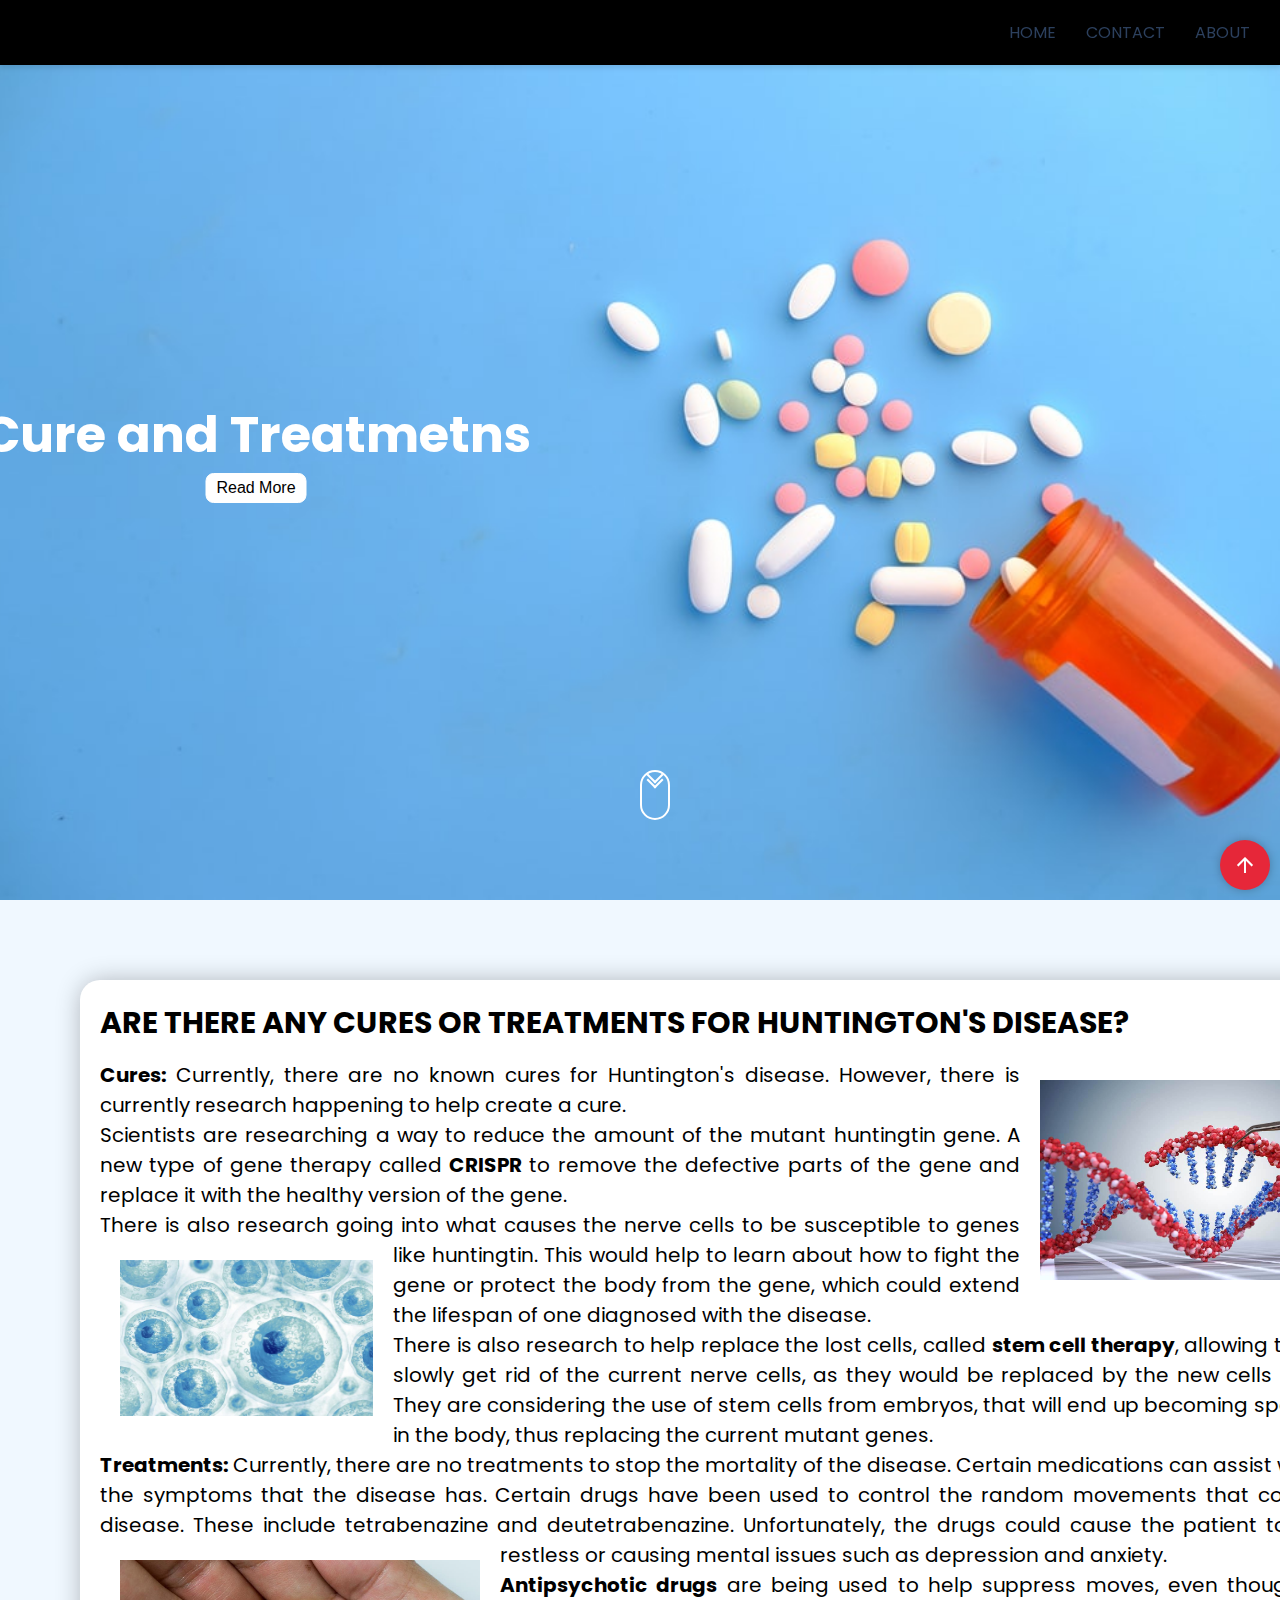
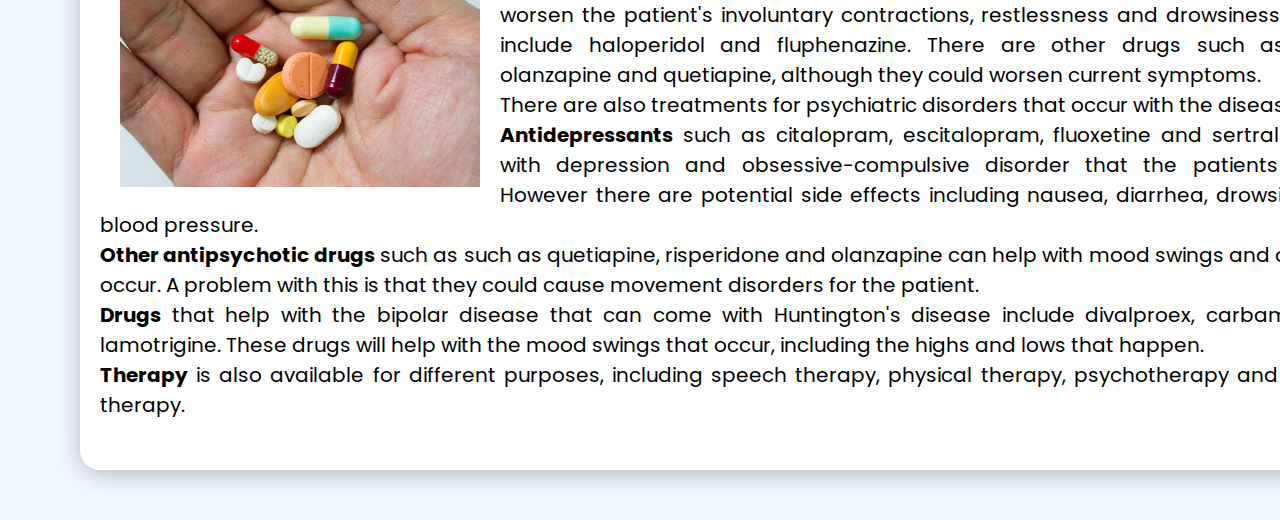
<file: Huntington'sDiseaseTreatmentsCurePage.html>
<!<!DOCTYPE html>
<html>
<!--linear-gradient(rgba(0, 0, 0, 0.5), rgba(0, 0, 0, 0.5))-->
  <head>
    <link rel="stylesheet" href="Huntington'sDiseaseTreatmentsCurePage.css">
    <meta charset="utf-8">
    <meta name="description" content="This is a website about Tourette's Syndrome">
    <link href="https://fonts.googleapis.com/icon?family=Material+Icons" rel="stylesheet">
    <link href="https://fonts.googleapis.com/css2?family=Poppins&display=swap" rel="stylesheet">
    <title>All About Huntington's Disease</title>
  </head>
  <body>
    <!--Navigation Bar-->
    <header id="header">
      <p><a class="logo" href="https://www.haileybury.com.au/" target="_blank">Haileybury</a></p>
      <ul>
        <li><a href="Huntington'sDiseaseHomePage.html">Home</a></li>
        <li><a href="Huntington'sDiseaseContactPage.html">Contact</a></li>
        <li><a href="Huntington'sDiseaseAboutPage.html">About</a></li>
    </header>

    <button id="btnScrollToTop">
      <a href="#section1" style="color:#fff;">
        <i class="material-icons">arrow_upward</i>
      </a>
    </button>
    <section class="section1" id="section1">
      <div class="contain">
        <a href='#section2'>
          <div class="scroll-down"></div>
        </a>
        <div class="hero-image" id="heroimage">
          <div class="hero-text">
            <h1>Cure and Treatmetns</h1>
            <button class="btn LearnMore"><a href="#section2" style="color:black; text-transform:capitalize;">Read More</a></button>
          </div>
        </div>
      </div>
    </section>
    <div class="container">
      <main class="grid">
        <article>
          <div class="text">
            <div class="Title">
              <section class="section2" id="section2">
                <h1>Are there any cures or treatments for Huntington's disease?</h1>
              </section>
              <section class="section3" id="section3">
            </div>
            <div class="information">
                <p><br><br>
                <img src="GeneTherapy.jpg" height="240" width="400" class="geneTherapy">
                <b>Cures:</b> Currently, there are no known cures for Huntington's disease. However, there is currently research happening to help create a cure.
                <br>Scientists are researching a way to reduce the amount of the mutant huntingtin gene. A new type of gene therapy called <b>CRISPR</b> to remove the defective parts of the gene and replace it with the healthy version of the gene.
                <br>There is also research going into what causes the nerve cells to be susceptible to genes like huntingtin.
                <img src="StemCell.jpg" height="195.733333334" width="293.3336"class="stemCell">
                This would help to learn about how to fight the gene or protect the body from the gene, which could extend the lifespan of one diagnosed with the disease.
                <br>There is also research to help replace the lost cells, called <b>stem cell therapy</b>, allowing the disease to slowly get rid of the current nerve cells, as they would be replaced by the new cells in production.
                They are considering the use of stem cells from embryos, that will end up becoming specialised cells in the body, thus replacing the current mutant genes.
                <br><b>Treatments:</b> Currently, there are no treatments to stop the mortality of the disease. Certain medications can assist with lessening the symptoms that the disease has.
                Certain drugs have been used to control the random movements that comes with the disease. These include tetrabenazine and deutetrabenazine.
                Unfortunately, the drugs could cause the patient to feel drowsy, restless or causing mental issues such as depression and anxiety.
                <img src="Drugs.jpg" height="267" width="400" class="drugsImage">
                <br><b>Antipsychotic drugs</b> are being used to help suppress moves, even though they could worsen the patient's involuntary contractions, restlessness and drowsiness.
                These drugs include haloperidol and fluphenazine. There are other drugs such as risperidone, olanzapine and quetiapine, although they could worsen current symptoms.
                <br>There are also treatments for psychiatric disorders that occur with the disease.
                <br><b>Antidepressants</b> such as citalopram, escitalopram, fluoxetine and sertraline help deal with depression and obsessive-compulsive disorder that the patients go through.
                However there are potential side effects including nausea, diarrhea, drowsiness and low blood pressure.
                <br><b>Other antipsychotic drugs</b> such as such as quetiapine, risperidone and olanzapine can help with mood swings and outbursts that occur. A problem with this is that they could cause movement disorders for the patient.
                <br><b>Drugs</b> that help with the bipolar disease that can come with Huntington's disease include divalproex, carbamazepine and lamotrigine. These drugs will help with the mood swings that occur, including the highs and lows that happen.
                <br><b>Therapy</b> is also available for different purposes, including speech therapy, physical therapy, psychotherapy and occupational therapy.
                </p>
              </div>
            </div>
          </article>
        </main>
      </div>
    </section>

    <script src=
      "https://ajax.googleapis.com/ajax/libs/jquery/3.3.1/jquery.min.js">
    </script>

<!-- Script to change opacity when scrolling the web page -->
    <script>
     $(document).ready(function(){
        $(window).scroll(function(){
          $('#section1').css("opacity", 1- $(window).scrollTop() / 700)
        })
      })
    </script>
</file>
